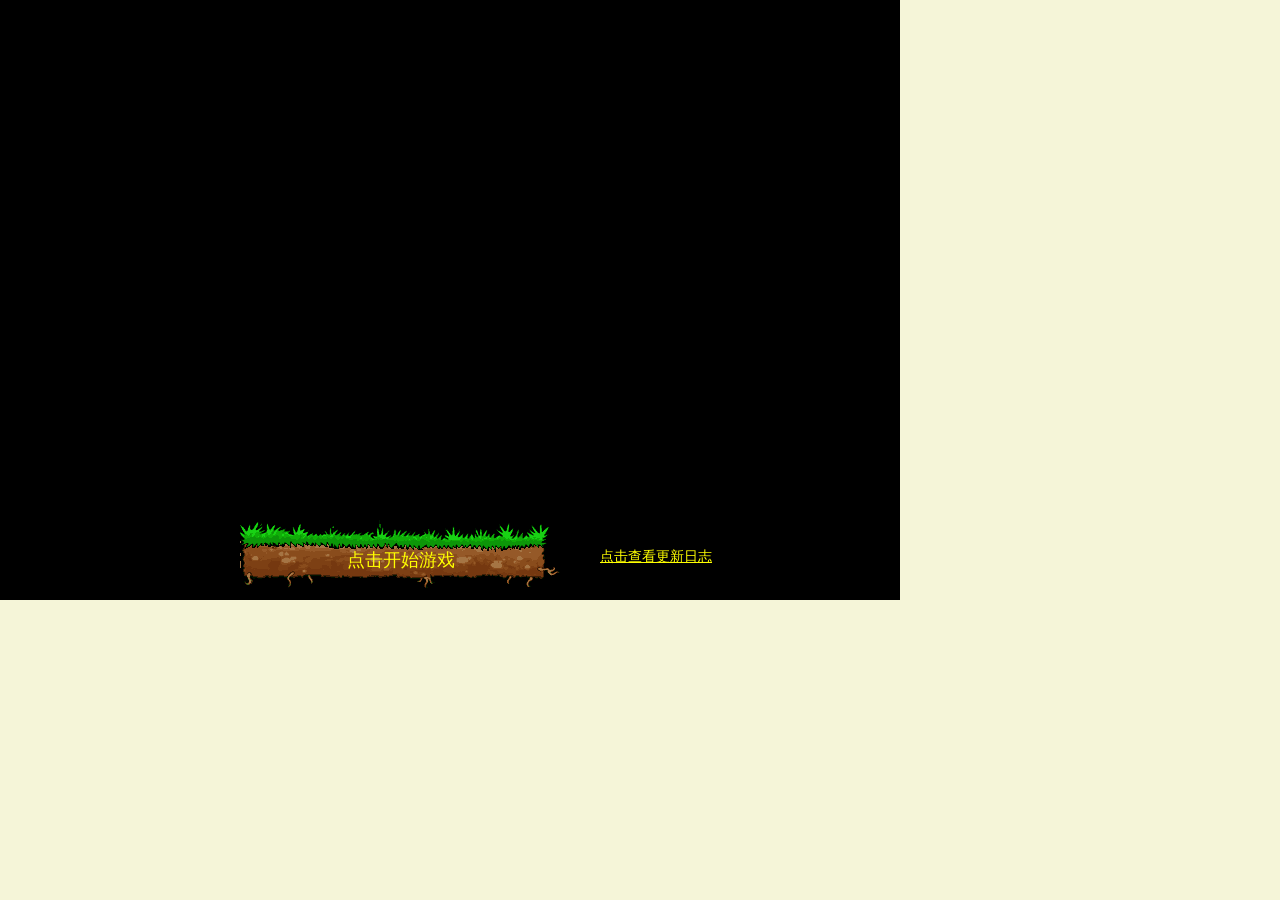
<file: h5-game-plantsVSzombies/index.html>
<!DOCTYPE html>
<html>
<head>
  <meta charset="UTF-8">
  <meta content="width=device-width, initial-scale=1.0, maximum-scale=1.0, user-scalable=no" name="viewport" />
  <title>植物大战僵尸</title>
  <link rel="stylesheet" href="css/common.css">
  <link rel="stylesheet" href="css/style.css">
</head>
<body>
<div id="js-startGame-btn" class="startGame-btn">点击开始游戏</div>
<div id="js-log-btn" class="check-log-btn change-log-btn">点击查看更新日志</div>
<!-- 游戏主场景 -->
<div class="content-box">
  <canvas id="canvas" width="1400" height="600"></canvas>
</div>
<!-- 更新日志 -->
<div class="update-log" style="display: none;">
  <div class="title">更新日志</div>
  <dl>
    <dt>2017.11.27</dt>
    <dd>添加植物-向日葵，可自动生成阳光</dd>
    <dt>2017.11.28</dt>
    <dd>添加植物-坚果墙，修复添加新植物使同行处于攻击状态的僵尸攻击判定失效bug</dd>
    <dd>添加植物-樱桃炸弹</dd>
    <dt>2017.11.29</dt>
    <dd>添加小铲车，可一次性清除整行僵尸，调整植物冷却时间</dd>
    <dt>2018.2.6</dt>
    <dd>添加植物-食人花</dd>
  </dl>
  <input class="close-log-btn change-log-btn" type="button" value="关闭"></input>
</div>
<!-- 卡片列表 -->
<ul class="cards-list">
  <li class="cards-item" data-section="sunflower">
    <div class="card-intro">
      <span>向日葵</span>
      <span>冷却时间：5秒</span>
      <span>向日葵是你收集额外阳光必不可少的植物。为什么不多种一些呢？</span>
    </div>
  </li>
  <li class="cards-item" data-section="wallnut">
    <div class="card-intro">
      <span>坚果墙</span>
      <span>冷却时间：12秒</span>
      <span>墙果具备坚硬的外壳，你可以使用他们来保护其他植物</span>
    </div>
  </li>
  <li class="cards-item" data-section="peashooter">
    <div class="card-intro">
      <span>豌豆射手</span>
      <span>冷却时间：7秒</span>
      <span>向敌人射出豌豆</span>
    </div>
  </li>
  <li class="cards-item" data-section="repeater">
    <div class="card-intro">
      <span>双发豌豆射手</span>
      <span>冷却时间：10秒</span>
      <span>向敌人连续射出两发豌豆</span>
    </div>
  </li>
  <li class="cards-item" data-section="gatlingpea">
    <div class="card-intro">
      <span>加特林射手</span>
      <span>冷却时间：15秒</span>
      <span>向敌人快速射出豌豆</span>
    </div>
  </li>
  <li class="cards-item" data-section="chomper">
    <div class="card-intro">
      <span>食人花</span>
      <span>冷却时间：15秒</span>
      <span>食人花能吞下所有自己可以吞下的僵尸</span>
    </div>
  </li>
  <li class="cards-item" data-section="cherrybomb">
    <div class="card-intro">
      <span>樱桃炸弹</span>
      <span>冷却时间：25秒</span>
      <span>樱桃炸弹能够炸飞一片区域（以鼠标点击位置为中心9格内）的所有僵尸。</span>
    </div>
  </li>
</ul>
<!-- 游戏控制按键 -->
<div class="menu-box">
  <div id="pauseGame" class="contro-btn">暂停</div>
  <div id="restartGame" class="contro-btn">开始游戏</div>
</div>
<!-- 系统自动生成阳光 -->
<img class="sun-img systemSun" src="images/sun.gif" alt="">
<script src="js/common.js"></script>
<script src="js/scene.js"></script>
<script src="js/game.js"></script>
<script src="js/main.js"></script>
</body>
</html>
</file>
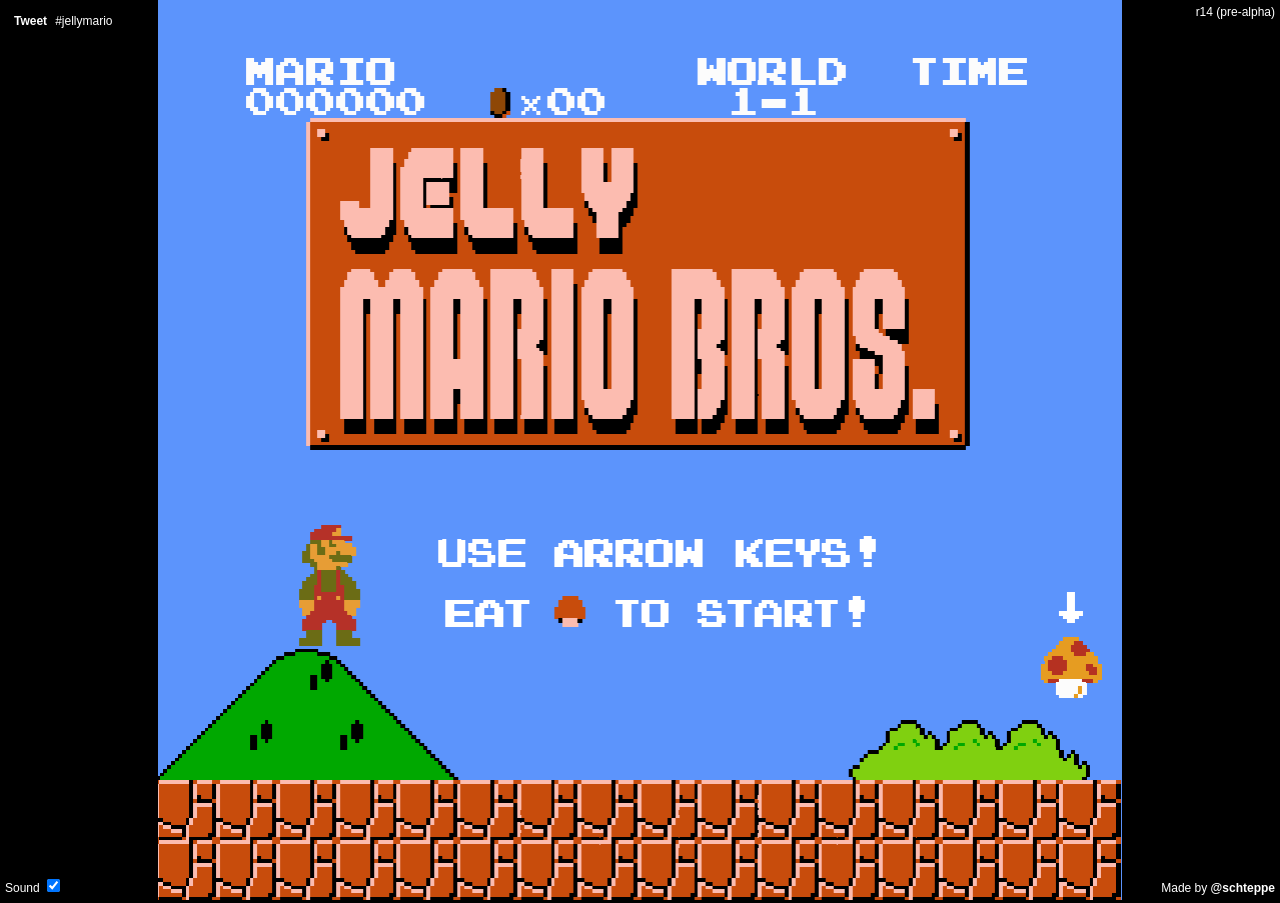
<file: jellymar/index.html>
<!DOCTYPE html>
<html lang="en">

<head>
    <title>Q弹版马里奥</title>
    <!-- Global site tag (gtag.js) - Google Analytics -->
    <script async src="https://www.googletagmanager.com/gtag/js?id=UA-10433828-16"></script>
    <script>
        window.dataLayer = window.dataLayer || [];

        function gtag() {
            dataLayer.push(arguments);
        }
        gtag('js', new Date());
        gtag('config', 'UA-10433828-16');
    </script>
    <meta charset="utf-8">
    <meta name="viewport" content="width=device-width, initial-scale=1.0, maximum-scale=1.0, user-scalable=no" />
    <meta name="twitter:creator" content="@schteppe" />
    <meta property="og:title" content="Jelly Mario" />
    <meta property="og:description" content="Something is VERY wrong in the Mushroom Kingdom..." />
    <meta property="og:url" content="http://jellymar.io/" />
    <meta property="og:type" content="website" />
    <meta property="og:image" content="http://jellymar.io/jelly-mario.gif" />
    <meta property="og:image:width" content="500" />
    <meta property="og:image:height" content="400" />

    <style>
        body,
        html {
            width: 100%;
            height: 100%;
            padding: 0;
            margin: 0;
            overflow: hidden;
        }

        body {
            color: white;
            font-family: "Lucida Grande", sans-serif;
            font-size: 12px;
            font-weight: normal;
            text-align: center;
            background-color: #000000;
            margin: 0px;
            overflow: hidden;
        }

        a {
            color: white;
            font-weight: bold;
            text-decoration: none;
        }

        /*
        @media screen and (min-aspect-ratio: 256/240) {
            canvas {
                overflow-y: auto;
                height: 100%;
            }
        }

        @media screen and (max-aspect-ratio: 256/240) {
            canvas {
                overflow-x: auto;
                width: 100%;
            }
        }
        */

        #container-container {
            width: 100%;
            height: 100%;
            display: flex;
            justify-content: center;
            align-items: center;
        }

        #adcontainer {
            height: 100%;
            width: 300px;
            background-color: red;
        }

        #container {
            /*
            width:100%;
            height: 100%;
            display: flex;
            justify-content: center;
            align-items: center;
            */
            overflow: hidden;
        }

        #loading,
        #mobile-info {
            width: 100%;
            height: 100%;
            display: flex;
            justify-content: center;
            align-items: center;
        }

        #mobile-info {
            display: none;
            flex-direction: column;
        }

        #toggleSound {
            left: 5px;
            bottom: 5px;
            position: absolute;
        }

        #info {
            right: 5px;
            bottom: 5px;
            position: absolute;
        }

        #version {
            top: 5px;
            right: 5px;
            position: absolute;
        }

        #hashtag {
            top: 5px;
            left: 5px;
            position: absolute;
            display: table;
        }

        #hashtag * {
            display: table-cell;
            vertical-align: middle;
        }
    </style>
</head>

<body>

    <div id="mobile-info">
        <p id="mobile-info-message">Jelly Mario does not work on mobile, sorry :(</p>
    </div>

    <div id="loading">
        Loading&nbsp;<span id="loadedPercent">0</span>%
    </div>

    <div id="toggleSound">
        Sound <input id="toggleSoundCheckbox" type="checkbox" checked="checked" value="1" />
    </div>

    <div id="hashtag">
        <table>
            <td><a href="https://twitter.com/share?ref_src=twsrc%5Etfw" class="twitter-share-button" data-size="large" data-text="Something is VERY wrong in the Mushroom Kingdom... Play Jelly Mario!" data-hashtags="jellymario" data-related="schteppe" data-show-count="false">Tweet</a>
                <script
                    async src="https://platform.twitter.com/widgets.js" charset="utf-8"></script>
            </td>
            <td>#jellymario</td>
        </table>
    </div>

    <div id="info">
        Made by <a href="https://twitter.com/schteppe">@schteppe</a>
    </div>

    <div id="version">
        r14 (pre-alpha)
    </div>

    <table width="100%" height="100%" style="table-layout:fixed; border: none;" cellspacing="0" cellpadding="0">
        <tr>
            <td id="container"></td>
        </tr>
    </table>

    <script src="lib/three.min.js"></script>
    <script src="lib/stats.min.js"></script>
    <script src="lib/dat.gui.min.js"></script>
    <script src="build/main.js"></script>
</body>

</html>
</file>
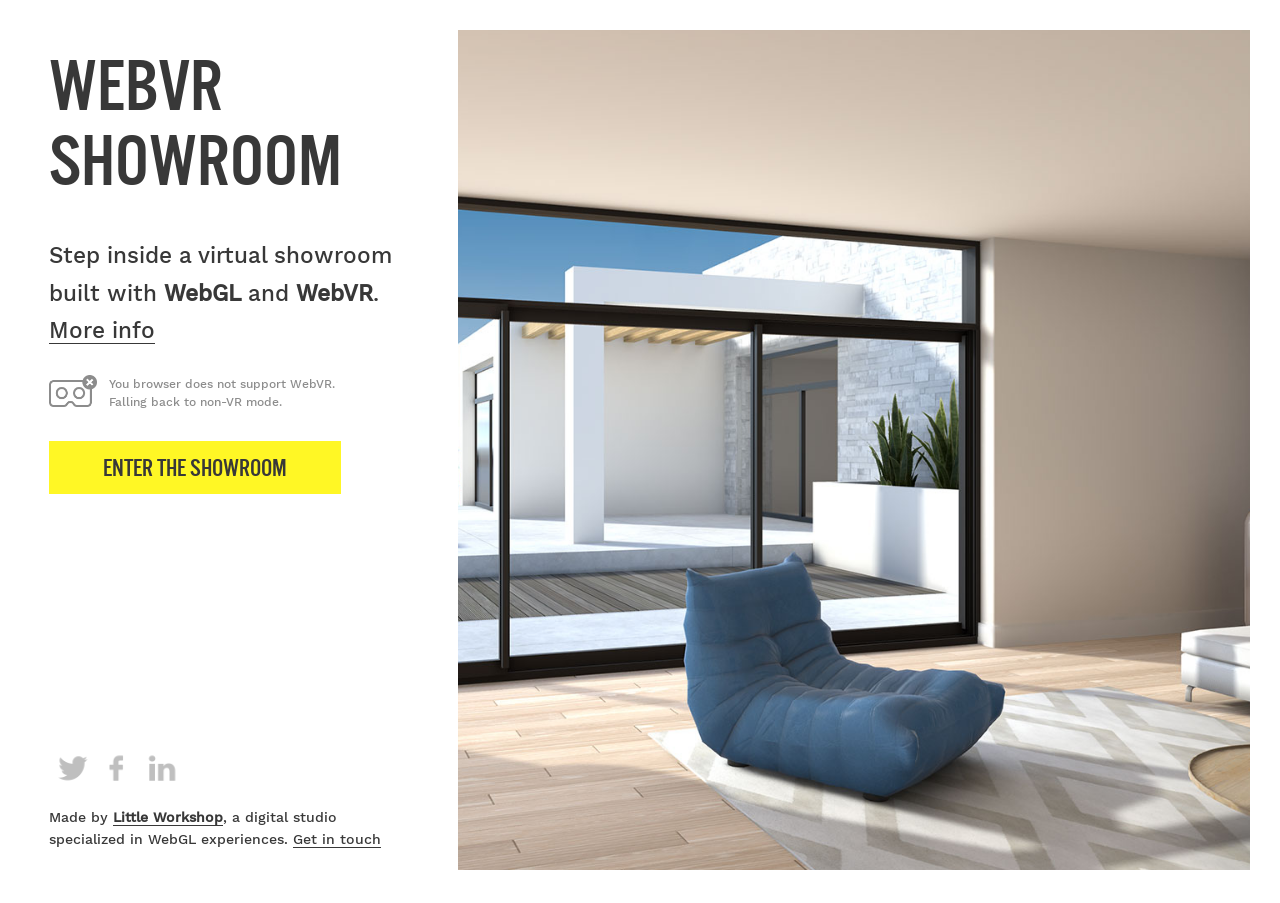
<file: showroom/index.html>
<!DOCTYPE html>
<html LANG="" dir="">

<head>
    <meta charset="utf-8">
    <meta http-equiv="x-ua-compatible" content="ie=edge">
    <meta name="viewport" content="width=device-width, initial-scale=1, maximum-scale=1, user-scalable=0, minimal-ui=1">

    <title>WebVR Showroom by Little Workshop</title>

    <link rel="stylesheet" type="text/css" href="css/main.css">
    <link rel="icon" href="img/favicon.png">

    <meta property="og:title" content="WebVR Showroom">
    <meta property="og:url" content="http://showroom.littleworkshop.fr">
    <meta property="og:description" content="Step inside a virtual showroom built with WebGL and WebVR.">
    <meta property="og:image" content="http://showroom.littleworkshop.fr/img/og-image.jpg">

</head>

<body>
    <div class="instructions-container">
        <div class="instructions look" data-ref="look_instructions">
            <div class="inner">
                <div class="hand"></div>
                <div class="copy">Click and drag to look around</div>
            </div>
        </div>

        <div class="instructions material" data-ref="material_instructions">
            <div class="inner">
                <div class="copy">Select a different material</div>
            </div>
        </div>

        <div class="instructions move" data-ref="move_instructions">
            <div class="inner">
                <div class="tap"></div>
                <div class="copy">Tap on the floor to move around</div>
            </div>
        </div>
    </div>

    <div class="loading">
        <div class="background"></div>
        <div class="inner">
            <div class="border" data-ref="border"></div>
            <div class="panel-container" data-ref="panel_container">
                <div class="panel" data-ref="panel">

                    <div class="main" data-ref="titlescreen_main">
                        <div class="illustration" data-ref="titlescreen_illustration"></div>
                        <div class="main-content">
                            <h1 class="title">WebVR Showroom</h1>
                            <p class="copy">Step inside a virtual showroom built with <strong>WebGL</strong> and <strong>WebVR</strong>. <br/><a href="#about" data-ref="about_link">More info</a></p>
                            <div class="warning"></div>
                            <div class="progress" data-ref="progress"><span class="text">Loading</span><span class="percentage">0</span>%</div>
                            <div class="start" data-ref="start">Enter the showroom</div>
                        </div>
                    </div>

                    <div class="about">
                        <h2 class="title">About</h2>
                        <div class="copy">
                            <p>
                                This is an interior visualization demo. It aims to illustrate how <strong>WebGL</strong> and <strong>WebVR</strong> offer new ways to showcase and customize products on the Web.
                            </p>
                            <p>
                                This demo features physically-based materials to accurately represent surfaces and objects. Since it's running in real-time 3D, you are able to inspect objects from every angle, and even customize their appearance. For the most immersive experience, you
                                can view it in VR in your browser.
                            </p>
                            <p>
                                We created this project from the ground up. All of the following was done by our studio: UX/UI design, 3D modeling and texturing, WebGL and web development.
                            </p>
                            <p>
                                Interested in hiring us to build something awesome? <a href="/cdn-cgi/l/email-protection#2b434e4747446b47425f5f474e5c4459405843445b054d59"><strong>Get in touch</strong></a>.
                            </p>
                        </div>
                        <div class="close" data-ref="close_about"></div>
                    </div>

                    <footer data-ref="titlescreen_footer">
                        <div class="sharing">
                            <div class="icons">
                                <div class="icon social_t" data-ref="sharing" data-href="https://twitter.com/share?url=http%3A%2F%2Fshowroom.littleworkshop.fr&text=WebVR%20Showroom&via=glecollinet&related=whatthefranck&hashtags=webgl,webvr,threejs" data-width="575" data-height="400"></div>
                                <div class="icon social_f" data-ref="sharing" data-href="https://www.facebook.com/sharer/sharer.php?u=http%3A%2F%2Fshowroom.littleworkshop.fr" data-width="575" data-height="400"></div>
                                <div class="icon social_l" data-ref="sharing" data-href="https://www.linkedin.com/shareArticle?mini=true&url=http%3A%2F%2Fshowroom.littleworkshop.fr&title=WebVR%20Showroom
&summary=Step%20inside%20a%20virtual%20showroom%20built%20with%20WebGL%20and%20WebVR.&source=littleworkshop.fr" data-width="520" data-height="570"></div>
                            </div>
                        </div>
                        <div class="credits">
                            Made by <strong><a href="http://www.littleworkshop.fr">Little Workshop</a></strong>, a digital studio specialized in WebGL experiences. <a href="/cdn-cgi/l/email-protection#157d7079797a55797c61617970627a677e667d7a653b7367">Get in touch</a>
                        </div>
                    </footer>

                </div>
            </div>
        </div>
    </div>

    <div class="about-button" data-ref="about_button"></div>

    <canvas id="main_canvas"></canvas>

    <script data-cfasync="false" src="js/email-decode.min.js"></script>
    <script src="js/lib/jquery.min.js"></script>
    <script src="js/lib/jquery.tap.min.js"></script>
    <script src="js/lib/three.min.js"></script>
    <script src="js/main.min.js?v=2019.5.1"></script>

    <script>
        (function(i, s, o, g, r, a, m) {
            i['GoogleAnalyticsObject'] = r;
            i[r] = i[r] || function() {
                (i[r].q = i[r].q || []).push(arguments)
            }, i[r].l = 1 * new Date();
            a = s.createElement(o),
                m = s.getElementsByTagName(o)[0];
            a.async = 1;
            a.src = g;
            m.parentNode.insertBefore(a, m)
        })(window, document, 'script', '//www.google-analytics.com/analytics.js', 'ga');

        ga('create', 'UA-10740897-5', 'auto');
        ga('send', 'pageview');
    </script>
</body>

</html>
</file>
<file: h5-game-plantsVSzombies/css/common.css>
@charset 'utf-8';
/*===========================  重置初始样式 start  ===========================*/
* {box-sizing: border-box;}
html,div,body,span,applet,object,iframe,h1,h2,h3,h4,h5,h6,p,blockquote,pre,a,abbr,acronym,address,big,cite,code,del,dfn,em,font,img,ins,kbd,q,s,samp,small,strike,strong,sub,sup,tt,var,b,u,i,center,dl,dt,dd,ol,ul,li,fieldset,form,label,legend,table,caption,tbody,tfoot,thead,tr,th,td {margin:0;padding:0;border:0;outline:0;font-size:100%;line-height:100%;vertical-align:baseline;background:transparent;}
ol,ul,li,ul li{list-style:none;}
:focus {outline:0;}
ins {text-decoration:none;}
table {border-collapse:collapse;border-spacing:0;}
html,body{height:100%;}article,aside,dialog,details,footer,figure,header,hgroup,menu,media,nav,section{display:block;padding:0;margin:0;}
body,div,dl,dt,dd,ul,ol,li,h1,h2,h3,h4,h5,h6,pre,form,iframe,fieldset,input,textarea,p,blockquote,th,td,button{padding:0;margin:0;}
fieldset,img,button{border:0;}
body,input,select,textarea{font-family:'微软雅黑 Regular','微软雅黑';color:#333;font-size:12px;}

body{background:#fff;}
table{border-collapse:collapse;border-spacing:0;}
a{text-decoration:none;}
a:hover{text-decoration:none;}
/*===========================  重置初始样式 end  ===========================*/


/*===========================  通用样式 start  ===========================*/
/*---------------------------  常用样式 start  ---------------------------*/
.wh_mar{width:1200px;margin:0 auto;}
.fl{float:left;}
.fr{float:right;}
.wh{width:100%;display:inline-block;}
.none{display:none;}
.ov{overflow:hidden;}
.re{position:relative;}
.just{text-align:justify;text-justify:inter-ideograph;}
.wrap{word-break:break-all;word-wrap:break-word;}
/*---------------------------  常用样式 end  ---------------------------*/

/*---------------------------  边距 start  ---------------------------*/
.mt5{margin-top:5px;}.mt10{margin-top:10px;}.mt15{margin-top:15px;}.mt20{margin-top:20px;}.mt25{margin-top:25px;}.mt30{margin-top:30px;}.mt35{margin-top:35px;}.mt40{margin-top:40px;}.mt45{margin-top:45px;}.mt50{margin-top:50px;}
.ml5{margin-left:5px;}.ml10{margin-left:10px;}.ml15{margin-left:15px;}.ml20{margin-left:20px;}.ml25{margin-left:25px;}.ml30{margin-left:30px;}
.mr5{margin-right:5px;}.mr10{margin-right:10px;}.mr15{margin-right:15px;}.mr20{margin-right:20px;}.mr25{margin-right:25px;}.mr30{margin-right:30px;}
.mb5{margin-bottom:5px;}.mb10{margin-bottom:10px;}.mb15{margin-bottom:15px;}.mb20{margin-bottom:20px;}.mb25{margin-bottom:25px;}.mb30{margin-bottom:30px;}
/*---------------------------  边距 end  ---------------------------*/

/*---------------------------  填充 start  ---------------------------*/
.pt5{padding-top:5px;}.pt10{padding-top:10px;}.pt15{padding-top:15px;}.pt20{padding-top:20px;}.pt25{padding-top:25px;}.pt30{padding-top:30px;}
.pl5{padding-left:5px;}.pl10{padding-left:10px;}.pl15{padding-left:15px;}.pl20{padding-left:20px;}.pl25{padding-left:25px;}.pl30{padding-left:30px;}
.pr5{padding-right:5px;}.pr10{padding-right:10px;}.pr15{padding-right:15px;}.pr20{padding-right:20px;}.pr25{padding-right:25px;}.pr30{padding-right:30px;}
.pb5{padding-bottom:5px;}.pb10{padding-bottom:10px;}.pb15{padding-bottom:15px;}.pb20{padding-bottom:20px;}.pb25{padding-bottom:25px;}.pb30{padding-bottom:30px;}
/*---------------------------  填充 end  ---------------------------*/

/*===========================  通用样式 end  ===========================*/
</file>
<file: h5-game-plantsVSzombies/css/style.css>
/* by：弦云孤赫——David Yang
** github - https://github.com/yangyunhe369
*/
body {
  background: #f5f5d8;
}
.content-box {
  display: block;
  width: 900px;
  height: 600px;
  margin: 0;
  overflow: hidden;
  border: 1px solid black;
  border-top: none;
}
#canvas {
  display: block;
  margin-left: -120px;
  border: 1px solid black;
  background: #000;
}
.intro-game {
  position: absolute;
  left: 460px;
  top: 10px;
  width: 430px;
  font-size: 18px;
  line-height: 25px;
  color: #F60;
}
.intro-game a{
  color: #ffbe93;
}
.startGame-btn {
  position: absolute;
  left: 240px;
  top: 520px;
  width: 321px;
  font-size: 18px;
  color: #FF0;
  height: 69px;
  line-height: 80px;
  text-align: center;
  cursor: pointer;
  background: url(../images/LogoLine.png) no-repeat center/contain;
  z-index: 9;
}
.cards-list {
  display: none;
  position: absolute;
  left: 0;
  top: 0;
  width: 100px;
  z-index: 99;
}
.cards-list .cards-item {
  position: relative;
  float: left;
  width: 100%;
  height: 60px;
  cursor: pointer;
}
.cards-list .cards-item:hover .card-intro {
  display: block;
}
.cards-list .cards-item .card-intro {
  display: none;
  position: absolute;
  left: 100px;
  top: 0;
  width: 150px;
  height: auto;
  padding-bottom: 5px;
  border: 1px solid #000;
  background: #FFFFDD;
  color: #000;
}
.cards-list .cards-item .card-intro span {
  display: inline-block;
  width: 100%;
  height: 20px;
  font-size: 12px;
  line-height: 20px;
  text-align: center;
}
.menu-box {
  display: none;
  position: absolute;
  left: 674px;
  top: 0;
  width: 226px;
  height: 41px;
  line-height: 41px;
}
.menu-box .contro-btn {
  display: none;
  float: left;
  width: 113px;
  height: 100%;
  line-height: inherit;
  color: #00CB08;
  text-align: center;
  font-size: 16px;
  font-weight: bold;
  font-family: '黑体';
  background: url(../images/button.png) center/cover;
  cursor: pointer;
}
.menu-box .contro-btn.show {
  display: block;
}
.sun-img {
  position: absolute;
  left: 300px;
  top: -100px;
  opacity: 1;
  cursor: pointer;
  z-index: 100;
}
.show {
  display: block;
}
.none {
  display: none;
}
.check-log-btn {
  position: absolute;
  left: 600px;
  top: 532px;
  font-size: 14px;
  color: #FF0;
  height: 50px;
  line-height: 50px;
  text-align: center;
  text-decoration: underline;
  cursor: pointer;
  z-index: 9;
}
.update-log {
  /*display: none;*/
  position: absolute;
  left: 130px;
  top: 50px;
  width: 640px;
  height: 500px;
  text-align: center;
  border: 1px solid #FFF;
  background-color: #000;
  color: #FFE;
  z-index: 250;
  padding: 10px;
}
.update-log .title {
  font-size: 16px;
  color: #FF0;
  margin: 10px 0; 
}
.update-log dl {
  text-align: left;
  height: 400px;
  overflow: auto;
}
.update-log dl dd,.update-log dl dt {
  font-size: 14px;
  line-height: 18px;
}
.update-log dl dd {
  padding-left: 30px;
}
.update-log .close-log-btn {
  position: absolute;
  bottom: 20px;
  left: 260px;
  cursor: pointer;
  width: 120px;
  height: 30px;
  line-height: 24px;
  border-left: 3px solid #85411C;
  border-right: 3px solid #4E250C;
  border-top: 3px solid #85411C;
  border-bottom: 3px solid #4E250C;
  background-color: #8F431B;
  color: #FC6;
  font-weight: bold;
  font-size: 14px;
}
</file>
<file: showroom/css/main.css>
/* http://meyerweb.com/eric/tools/css/reset/ 
   v2.0 | 20110126
   License: none (public domain)
*/

html,
body,
div,
span,
applet,
object,
iframe,
h1,
h2,
h3,
h4,
h5,
h6,
p,
blockquote,
pre,
a,
abbr,
acronym,
address,
big,
cite,
code,
del,
dfn,
em,
img,
ins,
kbd,
q,
s,
samp,
small,
strike,
strong,
sub,
sup,
tt,
var,
b,
u,
i,
center,
dl,
dt,
dd,
ol,
ul,
li,
fieldset,
form,
label,
legend,
table,
caption,
tbody,
tfoot,
thead,
tr,
th,
td,
article,
aside,
canvas,
details,
embed,
figure,
figcaption,
footer,
header,
hgroup,
menu,
nav,
output,
ruby,
section,
summary,
time,
mark,
audio,
video {
    margin: 0;
    padding: 0;
    border: 0;
    font-size: 100%;
    font: inherit;
    vertical-align: baseline;
}

/* HTML5 display-role reset for older browsers */

article,
aside,
details,
figcaption,
figure,
footer,
header,
hgroup,
menu,
nav,
section {
    display: block;
}

body {
    line-height: 1;
}

ol,
ul {
    list-style: none;
}

blockquote,
q {
    quotes: none;
}

blockquote:before,
blockquote:after,
q:before,
q:after {
    content: '';
    content: none;
}

table {
    border-collapse: collapse;
    border-spacing: 0;
}

@font-face {
    font-family: 'Work Sans';
    src: url("../fonts/WorkSans-Medium.woff2") format("woff2"), url("../fonts/WorkSans-Medium.woff") format("woff");
    font-weight: 500;
    font-style: normal;
}

@font-face {
    font-family: 'Miso';
    src: url("../fonts/Miso.woff2") format("woff2"), url("../fonts/Miso.woff") format("woff");
    font-weight: normal;
    font-style: normal;
}

@font-face {
    font-family: 'Miso';
    src: url("../fonts/Miso-Bold.woff2") format("woff2"), url("../fonts/Miso-Bold.woff") format("woff");
    font-weight: bold;
    font-style: normal;
}

@font-face {
    font-family: 'AlternateGothic3';
    src: url("../fonts/alt-gothic.woff2") format("woff2"), url("../fonts/alt-gothic.woff") format("woff");
    font-weight: normal;
    font-style: normal;
}

.loading {
    position: absolute;
    height: 100%;
    width: 100%;
}

.loading .background {
    position: absolute;
    height: 100%;
    width: 100%;
    top: 0;
    left: 0;
    background: url(../img/start.jpg) no-repeat center center fixed;
    -webkit-background-size: auto 100%;
    -moz-background-size: auto 100%;
    -o-background-size: auto 100%;
    background-size: auto 100%;
    pointer-events: none;
    -webkit-transition: 200ms opacity linear;
    -moz-transition: 200ms opacity linear;
    -ms-transition: 200ms opacity linear;
    -o-transition: 200ms opacity linear;
    transition: 200ms opacity linear;
}

.loading.started {
    pointer-events: none;
}

.loading.started .background {
    opacity: 0;
}

.loading .border {
    position: absolute;
    top: 0;
    left: 0;
    height: 100%;
    width: 100%;
    border: 2.0625em solid #fff;
    pointer-events: none;
    -webkit-transition: 400ms border-width ease-out;
    -moz-transition: 400ms border-width ease-out;
    -ms-transition: 400ms border-width ease-out;
    -o-transition: 400ms border-width ease-out;
    transition: 400ms border-width ease-out;
}

.loading .border.hidden {
    border-width: 0;
}

.loading .panel-container {
    position: absolute;
    top: 0;
    left: 0;
    width: 100%;
    height: 100%;
    /*     padding: $borderWidth; */
}

.loading .panel {
    float: left;
    height: 100%;
    width: 30.5625em;
    background: #fff;
    position: relative;
    color: #383838;
    -webkit-font-smoothing: antialiased;
    -moz-osx-font-smoothing: grayscale;
    font-family: 'Work Sans';
    overflow: hidden;
    -webkit-transition: 600ms width cubic-bezier(0.77, 0, 0.175, 1), 300ms opacity linear;
    -moz-transition: 600ms width cubic-bezier(0.77, 0, 0.175, 1), 300ms opacity linear;
    -ms-transition: 600ms width cubic-bezier(0.77, 0, 0.175, 1), 300ms opacity linear;
    -o-transition: 600ms width cubic-bezier(0.77, 0, 0.175, 1), 300ms opacity linear;
    transition: 600ms width cubic-bezier(0.77, 0, 0.175, 1), 300ms opacity linear;
    pointer-events: auto;
}

.loading .panel a {
    text-decoration: none;
    color: #383838;
    border-bottom: 1px solid #383838;
}

.loading .panel a:hover {
    color: #e6df22;
    border-color: #e6df22;
}

.loading .panel.hidden {
    width: 2.0625em;
    pointer-events: none;
}

.loading .panel.hidden>div {
    opacity: 0;
}

.loading .main,
.loading .about {
    position: absolute;
    top: 0;
    left: 0;
    transition: 500ms cubic-bezier(0.165, 0.84, 0.44, 1) transform;
    transition: 500ms cubic-bezier(0.165, 0.84, 0.44, 1) -webkit-transform;
    transition: 500ms cubic-bezier(0.165, 0.84, 0.44, 1) -moz-transform;
    -webkit-transition: 500ms cubic-bezier(0.165, 0.84, 0.44, 1) transform;
    -webkit-transition: 500ms cubic-bezier(0.165, 0.84, 0.44, 1) -webkit-transform;
    -webkit-transition: 500ms cubic-bezier(0.165, 0.84, 0.44, 1) -moz-transform;
    -moz-transition: 500ms cubic-bezier(0.165, 0.84, 0.44, 1) transform;
    -moz-transition: 500ms cubic-bezier(0.165, 0.84, 0.44, 1) -webkit-transform;
    -moz-transition: 500ms cubic-bezier(0.165, 0.84, 0.44, 1) -moz-transform;
    padding: 3.28125em 3em 0 3.28125em;
    width: 30.5625em;
}

.loading .main {
    font-weight: 500;
}

.loading .main .copy {
    margin-top: 1.7em;
    font-size: 1.5em;
    margin-bottom: 1.7em;
    line-height: 1.65;
}

.loading .about {
    -webkit-transform: translate3d(100%, 0, 0);
    -moz-transform: translate3d(100%, 0, 0);
    -ms-transform: translate3d(100%, 0, 0);
    -o-transform: translate3d(100%, 0, 0);
    transform: translate3d(100%, 0, 0);
}

.loading .about .close {
    height: 2.1875em;
    width: 2.1875em;
    background: url("../img/close.png") no-repeat;
    background-size: 100%;
    position: absolute;
    /*       top: $borderWidth + 1.8em;
      right: 3em; */
    top: 4em;
    right: 3.5em;
    cursor: pointer;
}

.loading .about .close:hover {
    -webkit-transform: scale(1.1);
    -moz-transform: scale(1.1);
    -ms-transform: scale(1.1);
    -o-transform: scale(1.1);
    transform: scale(1.1);
}

.loading .about .copy {
    margin-top: 2.1em;
}

.loading .about p {
    margin-top: 1em;
    font-size: 0.9375em;
    line-height: 1.5;
}

.loading .state-about .about {
    -webkit-transform: translate3d(0, 0, 0);
    -moz-transform: translate3d(0, 0, 0);
    -ms-transform: translate3d(0, 0, 0);
    -o-transform: translate3d(0, 0, 0);
    transform: translate3d(0, 0, 0);
}

.loading .state-about .main {
    -webkit-transform: translate3d(-100%, 0, 0);
    -moz-transform: translate3d(-100%, 0, 0);
    -ms-transform: translate3d(-100%, 0, 0);
    -o-transform: translate3d(-100%, 0, 0);
    transform: translate3d(-100%, 0, 0);
}

.loading .in-app .panel {
    float: right;
    -webkit-transform: translateX(100%);
    -moz-transform: translateX(100%);
    -ms-transform: translateX(100%);
    -o-transform: translateX(100%);
    transform: translateX(100%);
    -webkit-transition: 500ms all cubic-bezier(0.77, 0, 0.175, 1);
    -moz-transition: 500ms all cubic-bezier(0.77, 0, 0.175, 1);
    -ms-transition: 500ms all cubic-bezier(0.77, 0, 0.175, 1);
    -o-transition: 500ms all cubic-bezier(0.77, 0, 0.175, 1);
    transition: 500ms all cubic-bezier(0.77, 0, 0.175, 1);
    pointer-events: none;
}

.loading .in-app .panel.visible {
    pointer-events: auto;
    -webkit-transform: translateX(0%);
    -moz-transform: translateX(0%);
    -ms-transform: translateX(0%);
    -o-transform: translateX(0%);
    transform: translateX(0%);
}

.loading .in-app .about {
    padding: 2.75em 3em 0 3.0625em;
}

.loading .in-app .about .close {
    top: 3.5em;
}

.loading a {
    text-decoration: none;
    color: #383838;
    border-bottom: 1px solid #383838;
}

.loading a:hover {
    color: #fffa71;
    border-color: #fffa71;
}

.loading footer {
    position: absolute;
    bottom: 0;
    left: 0;
    padding: 0 3em 3.28125em 3.28125em;
    width: 30.5625em;
}

.loading .title {
    font-family: 'AlternateGothic3';
    text-transform: uppercase;
    font-weight: normal;
    line-height: 1;
}

.loading h1 {
    font-size: 5em;
}

.loading h2 {
    font-size: 3.75em;
}

.loading strong {
    font-weight: bold;
}

.loading .progress,
.loading .start {
    font-family: 'AlternateGothic3';
    text-transform: uppercase;
    font-size: 1.68em;
    line-height: 1.68em;
    display: block;
    padding: 0.22em 0.45em 0.2em;
    text-align: center;
    width: 80%;
}

.loading .progress {
    background: #ddd;
    display: none;
}

.loading .progress .text {
    margin-right: 0.25em;
}

.loading .start {
    display: none;
    cursor: pointer;
    background: #fff725;
}

.loading .start:hover {
    background: #e6df22;
}

.loading .start .icon {
    float: left;
    width: 3.8125rem;
    height: 2.25rem;
    background: url("../img/vr.png") no-repeat;
    background-size: 100%;
    position: relative;
    top: 0.125rem;
    margin-right: 1.25rem;
}

.loading .build-number {
    position: absolute;
    bottom: 2rem;
    right: 2.5rem;
    color: #fff;
    font-family: 'Work Sans';
    font-size: 12px;
}

.loading .credits {
    line-height: 1.6;
    font-size: 0.9375rem;
}

.loading .warning {
    margin-top: -1em;
    margin-bottom: 2.5em;
    font-size: 80%;
    color: #8c8c8c;
    padding-left: 5em;
    line-height: 1.5;
    position: relative;
}

.loading .warning img {
    position: absolute;
    top: 0;
    left: 0;
    width: 4em;
}

.loading .sharing {
    margin-bottom: 1em;
}

.loading .sharing:before,
.loading .sharing:after {
    content: " ";
    display: table;
}

.loading .sharing:after {
    clear: both;
}

.loading .sharing .icons:before,
.loading .sharing .icons:after {
    content: " ";
    display: table;
}

.loading .sharing .icons:after {
    clear: both;
}

.loading .sharing .icon {
    height: 3em;
    width: 3em;
    float: left;
    background: url("../img/sharing.png") no-repeat;
    background-size: auto 100%;
    opacity: 0.25;
    cursor: pointer;
}

.loading .sharing .icon.social_t {
    background-position: 0 0;
}

.loading .sharing .icon.social_f {
    background-position: 50% 0;
}

.loading .sharing .icon.social_l {
    background-position: 100% 0;
}

.loading .sharing .icon:hover {
    opacity: 0.8;
}

.mobile .loading .warning {
    display: none;
}

@media screen and (min-width: 800px) {
    .loading .illustration {
        display: none;
    }
}

@media screen and (max-width: 800px) {
    .loading {
        background: none;
    }
    .loading .panel {
        width: 100%;
        padding: 2.0625em;
    }
    .loading .main .main-content {
        padding-top: 2em;
    }
    .loading .illustration {
        background: url("../img/start-mobile.jpg") center;
        background-size: cover;
    }
    .loading .main,
    .loading .about {
        padding: 2.0625em;
        width: 100%;
    }
    .loading h1 {
        font-size: 3.5em;
    }
    .loading .main .copy {
        margin-top: 1em;
        margin-bottom: 1.5em;
    }
    .loading .progress,
    .loading .start {
        width: 100%;
        font-size: 200%;
    }
    .loading .about .copy {
        font-size: 140%;
    }
    .loading .about .close {
        top: 2.7em;
    }
    .loading footer {
        padding: 0 2.0625em 2.0625em;
        width: 100%;
    }
    .loading footer .sharing {
        float: right;
        margin-bottom: 0;
    }
    .loading footer .credits {
        width: 70%;
    }
    .in-app .panel {
        display: none;
    }
    .in-app .panel.visible {
        display: block !important;
    }
}

@media screen and (max-width: 800px) and (orientation: landscape) {
    .loading .about .copy {
        font-size: 100%;
    }
    .loading .main .illustration {
        display: none;
    }
    .loading .main .main-content {
        padding-top: 0;
    }
}

@media screen and (max-width: 320px) and (max-height: 500px) {
    .loading .about .copy {
        font-size: 130%;
    }
}

@media screen and (min-width: 2100px) {
    html {
        font-size: 21px;
    }
}

@media screen and (max-width: 2000px) {
    html {
        font-size: 20px;
    }
}

@media screen and (max-width: 1900px) {
    html {
        font-size: 19px;
    }
}

@media screen and (max-width: 1800px) {
    html {
        font-size: 18px;
    }
}

@media screen and (max-width: 1700px) {
    html {
        font-size: 17px;
    }
}

@media screen and (max-width: 1500px) {
    html {
        font-size: 16px;
    }
}

@media screen and (max-width: 1300px) {
    html {
        font-size: 15px;
    }
}

@media screen and (max-width: 1100px) {
    html {
        font-size: 14px;
    }
}

@media screen and (max-width: 900px) {
    html {
        font-size: 13px;
    }
}

@media screen and (max-width: 700px) {
    html {
        font-size: 13px;
    }
}

@media screen and (max-width: 600px) {
    html {
        font-size: 12px;
    }
}

@media screen and (max-width: 500px) {
    html {
        font-size: 11px;
    }
}

@media screen and (max-width: 450px) {
    html {
        font-size: 10px;
    }
}

@media screen and (max-width: 350px) {
    html {
        font-size: 9px;
    }
}

* {
    -webkit-box-sizing: border-box;
    -ms-box-sizing: border-box;
    -moz-box-sizing: border-box;
    -o-box-sizing: border-box;
    box-sizing: border-box;
    -webkit-text-size-adjust: 100%;
    -webkit-tap-highlight-color: transparent;
}

html,
body {
    height: 100%;
    width: 100%;
    overflow: hidden;
}

.preloading {
    display: none;
}

body.hovering canvas {
    cursor: pointer;
}

body.rotating canvas {
    cursor: grabbing;
    cursor: -webkit-grabbing;
    cursor: -moz-grabbing;
    cursor: -ms-grabbing;
}

body canvas {
    cursor: grab;
    cursor: -webkit-grab;
    cursor: -moz-grab;
    cursor: -ms-grab;
}

body .about-button {
    position: absolute;
    top: 3em;
    right: 3em;
    height: 2.875em;
    width: 2.875em;
    background: url("../img/about.png") no-repeat;
    background-size: 100%;
    cursor: pointer;
    z-index: 2;
    opacity: 0;
    -webkit-transition: 200ms opacity linear;
    -moz-transition: 200ms opacity linear;
    -ms-transition: 200ms opacity linear;
    -o-transition: 200ms opacity linear;
    transition: 200ms opacity linear;
    pointer-events: none;
}

body .about-button.visible {
    opacity: 1;
    pointer-events: auto;
}

.mobile .about-button {
    -webkit-transition: none;
    -moz-transition: none;
    -ms-transition: none;
    -o-transition: none;
    transition: none;
}

@-webkit-keyframes handAnimation {
    0% {
        -webkit-transform: translateX(3em);
        -moz-transform: translateX(3em);
        -ms-transform: translateX(3em);
        -o-transform: translateX(3em);
        transform: translateX(3em);
    }
    100% {
        -webkit-transform: translateX(-3em);
        -moz-transform: translateX(-3em);
        -ms-transform: translateX(-3em);
        -o-transform: translateX(-3em);
        transform: translateX(-3em);
    }
}

@-moz-keyframes handAnimation {
    0% {
        -webkit-transform: translateX(3em);
        -moz-transform: translateX(3em);
        -ms-transform: translateX(3em);
        -o-transform: translateX(3em);
        transform: translateX(3em);
    }
    100% {
        -webkit-transform: translateX(-3em);
        -moz-transform: translateX(-3em);
        -ms-transform: translateX(-3em);
        -o-transform: translateX(-3em);
        transform: translateX(-3em);
    }
}

@-ms-keyframes handAnimation {
    0% {
        -webkit-transform: translateX(3em);
        -moz-transform: translateX(3em);
        -ms-transform: translateX(3em);
        -o-transform: translateX(3em);
        transform: translateX(3em);
    }
    100% {
        -webkit-transform: translateX(-3em);
        -moz-transform: translateX(-3em);
        -ms-transform: translateX(-3em);
        -o-transform: translateX(-3em);
        transform: translateX(-3em);
    }
}

@keyframes handAnimation {
    0% {
        -webkit-transform: translateX(3em);
        -moz-transform: translateX(3em);
        -ms-transform: translateX(3em);
        -o-transform: translateX(3em);
        transform: translateX(3em);
    }
    100% {
        -webkit-transform: translateX(-3em);
        -moz-transform: translateX(-3em);
        -ms-transform: translateX(-3em);
        -o-transform: translateX(-3em);
        transform: translateX(-3em);
    }
}

@-webkit-keyframes tapAnimation {
    0% {
        -webkit-transform: translateY(1.5em);
        -moz-transform: translateY(1.5em);
        -ms-transform: translateY(1.5em);
        -o-transform: translateY(1.5em);
        transform: translateY(1.5em);
    }
    100% {
        -webkit-transform: translateY(-1.5em);
        -moz-transform: translateY(-1.5em);
        -ms-transform: translateY(-1.5em);
        -o-transform: translateY(-1.5em);
        transform: translateY(-1.5em);
    }
}

@-moz-keyframes tapAnimation {
    0% {
        -webkit-transform: translateY(1.5em);
        -moz-transform: translateY(1.5em);
        -ms-transform: translateY(1.5em);
        -o-transform: translateY(1.5em);
        transform: translateY(1.5em);
    }
    100% {
        -webkit-transform: translateY(-1.5em);
        -moz-transform: translateY(-1.5em);
        -ms-transform: translateY(-1.5em);
        -o-transform: translateY(-1.5em);
        transform: translateY(-1.5em);
    }
}

@-ms-keyframes tapAnimation {
    0% {
        -webkit-transform: translateY(1.5em);
        -moz-transform: translateY(1.5em);
        -ms-transform: translateY(1.5em);
        -o-transform: translateY(1.5em);
        transform: translateY(1.5em);
    }
    100% {
        -webkit-transform: translateY(-1.5em);
        -moz-transform: translateY(-1.5em);
        -ms-transform: translateY(-1.5em);
        -o-transform: translateY(-1.5em);
        transform: translateY(-1.5em);
    }
}

@keyframes tapAnimation {
    0% {
        -webkit-transform: translateY(1.5em);
        -moz-transform: translateY(1.5em);
        -ms-transform: translateY(1.5em);
        -o-transform: translateY(1.5em);
        transform: translateY(1.5em);
    }
    100% {
        -webkit-transform: translateY(-1.5em);
        -moz-transform: translateY(-1.5em);
        -ms-transform: translateY(-1.5em);
        -o-transform: translateY(-1.5em);
        transform: translateY(-1.5em);
    }
}

.instructions {
    position: absolute;
    top: 50%;
    left: 50%;
    height: 20em;
    width: 40em;
    margin: -10em 0 0 -20em;
    pointer-events: none;
    display: table;
    background: url("../img/instructions-bg.png") no-repeat;
    background-size: 100%;
    padding-top: 5em;
    -webkit-transition: 1000ms opacity linear;
    -moz-transition: 1000ms opacity linear;
    -ms-transition: 1000ms opacity linear;
    -o-transition: 1000ms opacity linear;
    transition: 1000ms opacity linear;
    opacity: 0;
}

.instructions.visible {
    opacity: 1;
}

.instructions:not(.visible) * {
    -webkit-animation: none;
    -moz-animation: none;
    -ms-animation: none;
    -o-animation: none;
    animation: none;
}

.instructions.visible.fadeout {
    opacity: 0;
    -webkit-transition: 500ms opacity linear;
    -moz-transition: 500ms opacity linear;
    -ms-transition: 500ms opacity linear;
    -o-transition: 500ms opacity linear;
    transition: 500ms opacity linear;
}

.instructions .inner {
    display: table-row;
    vertical-align: middle;
    height: 100%;
    width: 100%;
    text-align: center;
}

.instructions .copy {
    color: #fff;
    font-size: 2em;
    font-family: 'Work Sans';
    text-align: center;
}

.instructions .hand {
    position: relative;
    left: 0em;
    height: 5em;
    background: url("../img/hand.png") no-repeat center;
    background-size: auto 100%;
    margin-bottom: 2em;
    -webkit-animation: 2000ms handAnimation cubic-bezier(0.445, 0.05, 0.55, 0.95) infinite alternate;
    -moz-animation: 2000ms handAnimation cubic-bezier(0.445, 0.05, 0.55, 0.95) infinite alternate;
    -ms-animation: 2000ms handAnimation cubic-bezier(0.445, 0.05, 0.55, 0.95) infinite alternate;
    -o-animation: 2000ms handAnimation cubic-bezier(0.445, 0.05, 0.55, 0.95) infinite alternate;
    animation: 2000ms handAnimation cubic-bezier(0.445, 0.05, 0.55, 0.95) infinite alternate;
}

.instructions .tap {
    position: relative;
    left: 0em;
    height: 4em;
    background: url("../img/tap.png") no-repeat center;
    background-size: auto 100%;
    margin-bottom: 2em;
    -webkit-animation: 1000ms tapAnimation cubic-bezier(0.445, 0.05, 0.55, 0.95) infinite alternate;
    -moz-animation: 1000ms tapAnimation cubic-bezier(0.445, 0.05, 0.55, 0.95) infinite alternate;
    -ms-animation: 1000ms tapAnimation cubic-bezier(0.445, 0.05, 0.55, 0.95) infinite alternate;
    -o-animation: 1000ms tapAnimation cubic-bezier(0.445, 0.05, 0.55, 0.95) infinite alternate;
    animation: 1000ms tapAnimation cubic-bezier(0.445, 0.05, 0.55, 0.95) infinite alternate;
}

.instructions.material {
    background: url("../img/material-instructions-bg.png") no-repeat;
    background-size: 100%;
    top: 70%;
}

.mobile .instructions.look {
    display: none;
}

.mobile .instructions {
    width: 100%;
    left: 0;
    margin-left: 0;
}

.mobile .instructions.look {
    display: none;
}

@media screen and (max-width: 700px) {
    .instructions .copy {
        font-size: 1.35em;
    }
}

@media screen and (max-width: 700px) and (orientation: portrait) {
    .instructions.material {
        top: 80%;
    }
}

@media screen and (max-width: 700px) and (orientation: landscape) {
    .instructions.material {
        background-position: center 25%;
        background-size: 50%;
        top: 75%;
    }
    .instructions.material .copy {
        font-size: 1.5em;
    }
}
</file>
